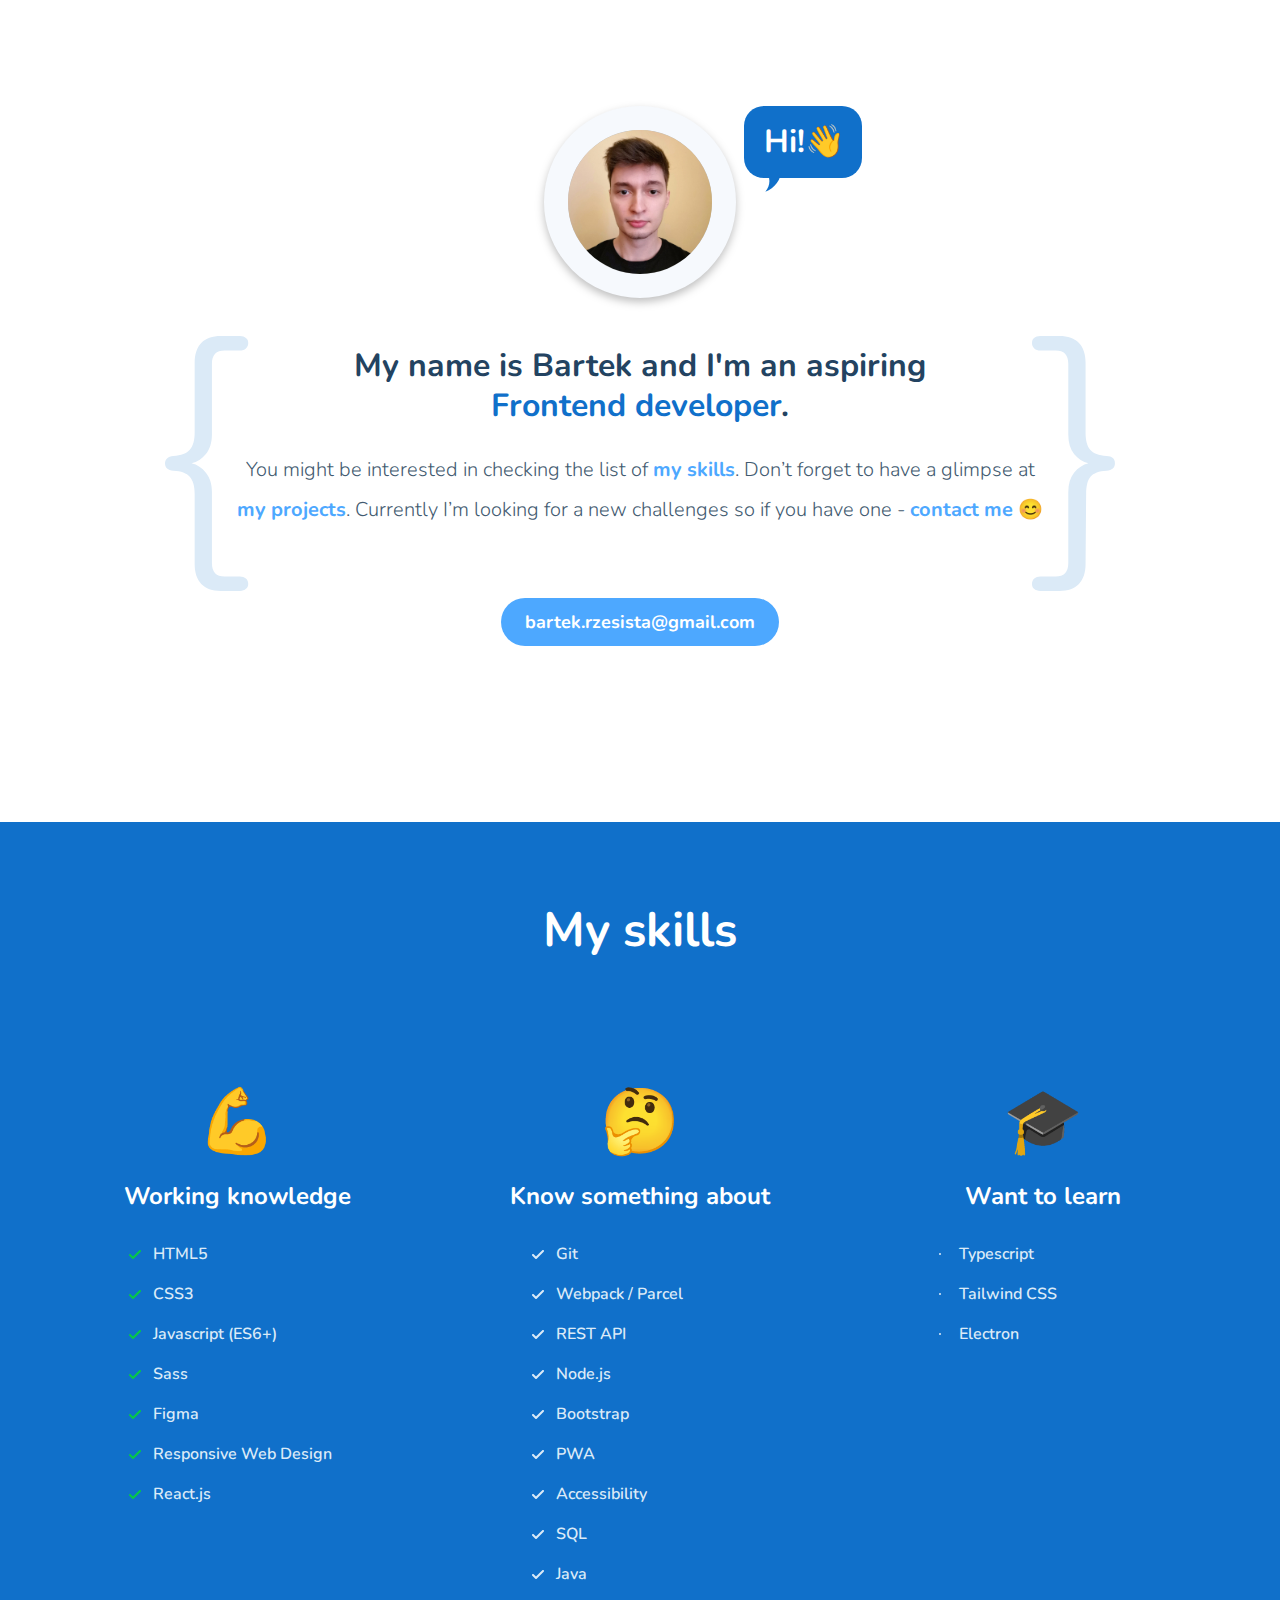
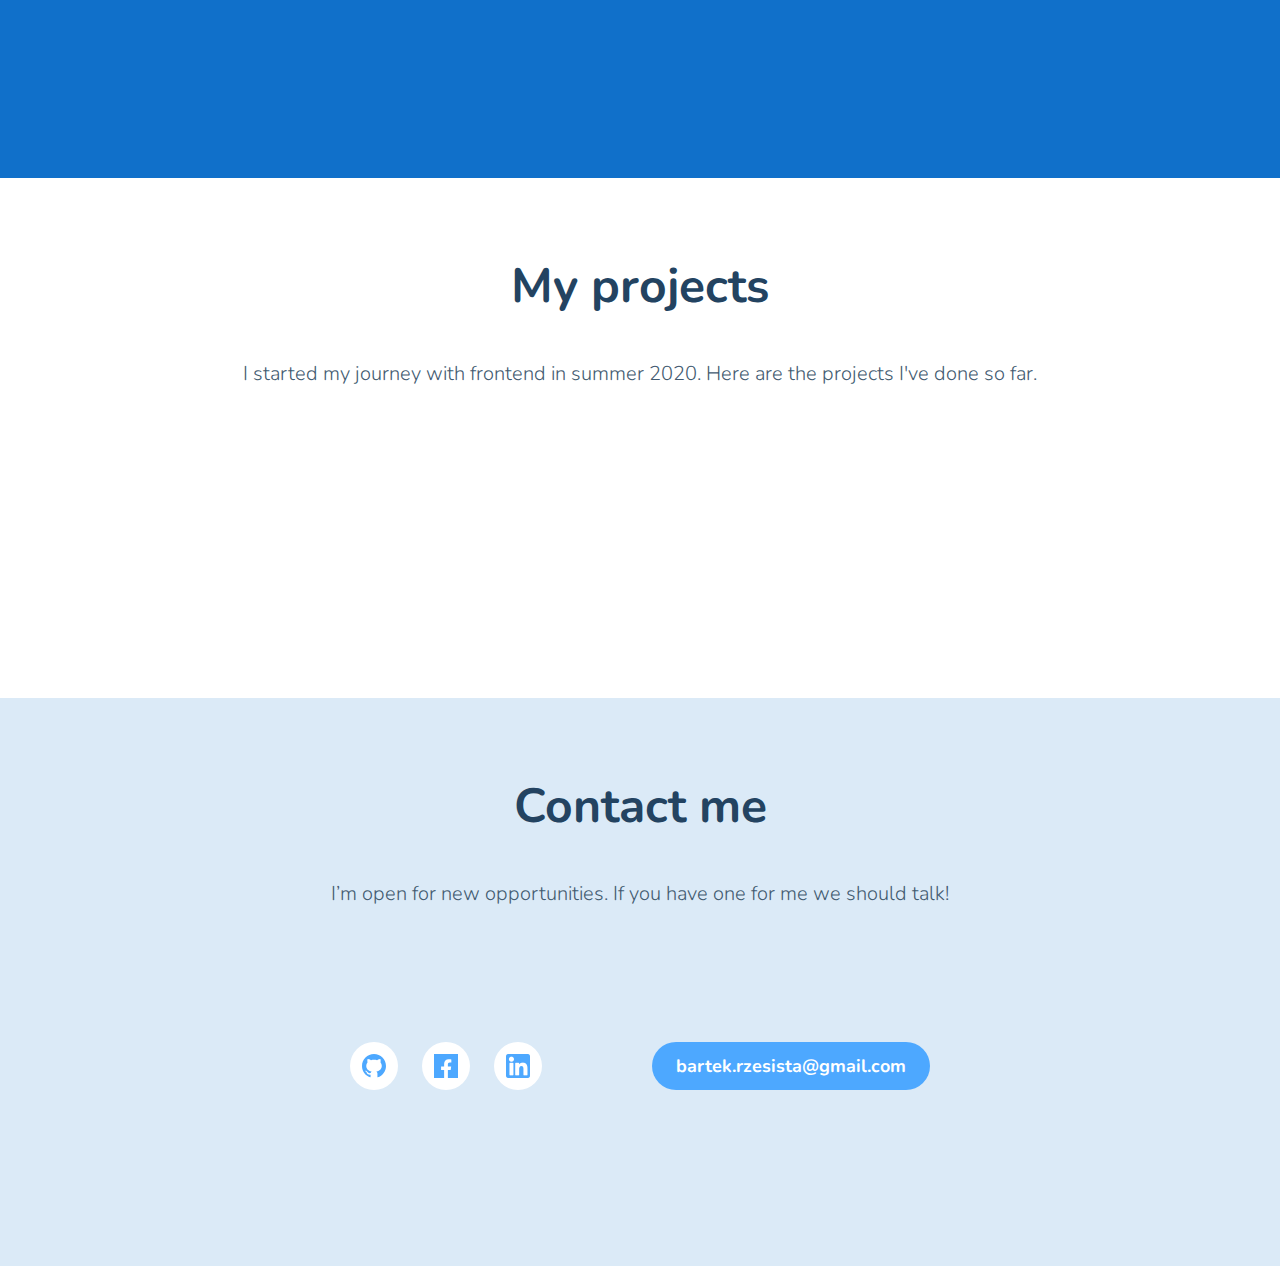
<file: index.html>
<!doctype html><html lang="en"><head><meta charset="UTF-8"/><meta name="viewport" content="width=device-width,initial-scale=1"/><title>My portfolio</title><meta name="description" content="My skills and projects"/><meta property="og:title" content="Bartłomiej Rzęsista - portfolio"/><meta property="og:type" content="website"/><meta property="og:description" content="My skills and projects"/><meta property="og:url" content="https://bartekrzesista.github.io/"/><meta property="og:image" content="https://bartekrzesista.github.io/og-image.png"/><link href="index.d4fb3bf5.css" rel="stylesheet"></head><body><main class="main"><section class="hero" id="hero"><div class="hero__img-container"><img class="hero__img" src="img/hero.14b3caa1.jpg" alt="Bartek's photo"/> <span class="hero__bubble"><span class="hero__hi">Hi! <span class="hero__hand">👋</span></span></span></div><h1 class="hero__header">My name is Bartek and I'm an aspiring <span class="hero__header-special">Frontend developer</span>.</h1><p class="hero__description">You might be interested in checking the list of <a class="hero__link" href="#skills">my skills</a>. Don’t forget to have a glimpse at <a class="hero__link" href="#projects">my projects</a>. Currently I’m looking for a new challenges so if you have one - <a class="hero__link" href="#contact">contact me</a> 😊</p><a href="mailto:bartek.rzesista@gmail.com" class="hero__contact">bartek.rzesista@gmail.com</a></section><section class="skills" id="skills"><h2 class="skills__header">My skills</h2><div class="skills__container"><article class="skills__segment"><span class="skills__emoji">💪</span><h3 class="skills__list-title">Working knowledge</h3><ul class="skills__list skills__list--working"><li class="skills__list-item">HTML5</li><li class="skills__list-item">CSS3</li><li class="skills__list-item">Javascript (ES6+)</li><li class="skills__list-item">Sass</li><li class="skills__list-item">Figma</li><li class="skills__list-item">Responsive Web Design</li><li class="skills__list-item">React.js</li></ul></article><article class="skills__segment"><span class="skills__emoji">🤔</span><h3 class="skills__list-title">Know something about</h3><ul class="skills__list skills__list--something"><li class="skills__list-item">Git</li><li class="skills__list-item">Webpack / Parcel</li><li class="skills__list-item">REST API</li><li class="skills__list-item">Node.js</li><li class="skills__list-item">Bootstrap</li><li class="skills__list-item">PWA</li><li class="skills__list-item">Accessibility</li><li class="skills__list-item">SQL</li><li class="skills__list-item">Java</li></ul></article><article class="skills__segment"><span class="skills__emoji">🎓</span><h3 class="skills__list-title">Want to learn</h3><ul class="skills__list skills__list--want"><li class="skills__list-item">Typescript</li><li class="skills__list-item">Tailwind CSS</li><li class="skills__list-item">Electron</li></ul></article></div></section><section class="projects" id="projects"><h2 class="projects__header">My projects</h2><p class="projects__description">I started my journey with frontend in summer 2020. Here are the projects I've done so far.</p><div class="projects__grid projects__grid--js"></div></section><section class="contact" id="contact"><h2 class="contact__header">Contact me</h2><p class="contact__description">I’m open for new opportunities. If you have one for me we should talk!</p><div class="contact__links"><div class="socials"><span class="socials__container"><a href="https://github.com/bartekrzesista" target="_blank" rel="noopener noreferrer"><img src="img/github-blue.d527165b.svg" class="socials__icon" alt="Bartłomiej's Github"/></a></span><span class="socials__container"><a href="https://www.facebook.com/bartek.rzesista/" target="_blank" rel="noopener noreferrer"><img src="img/fb.1e018c8b.svg" class="socials__icon" alt="Bartłomiej's Facebook"/></a></span><span class="socials__container"><a href="https://www.linkedin.com/in/bartlomiej-rzesista/" target="_blank" rel="noopener noreferrer"><img src="img/linkedin.b84b9a3b.png" class="socials__icon" alt="Bartłomiej's Linkedin"/></a></span></div><a href="mailto:bartek.rzesista@gmail.com" class="contact__mail">bartek.rzesista@gmail.com</a></div></section></main><script src="index.d4fb3bf5.js"></script></body></html>
</file>
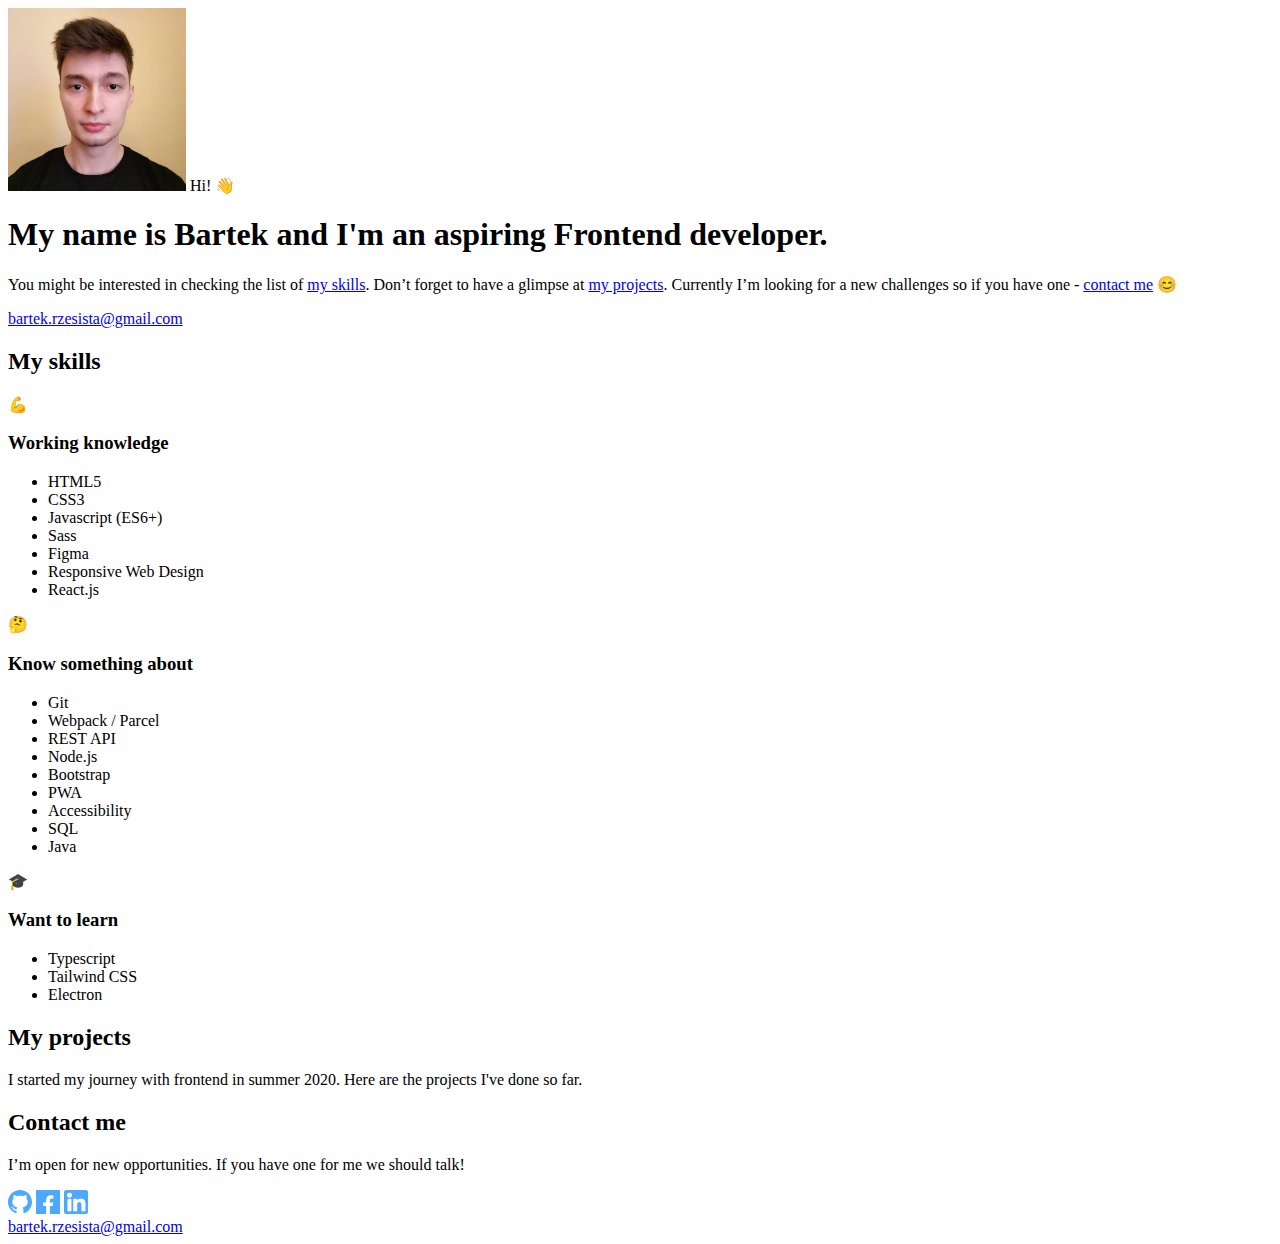
<file: src/pages/index.html>
<!DOCTYPE html>
<html lang="en">
  <head>
    <meta charset="UTF-8" />
    <meta name="viewport" content="width=device-width, initial-scale=1.0" />
    <title>My portfolio</title>
    <meta name="description" content="My skills and projects" />
    <meta property="og:title" content="Bartłomiej Rzęsista - portfolio" />
    <meta property="og:type" content="website" />
    <meta
      property="og:description"
      content="My skills and projects"
    />
    <meta property="og:url" content="https://bartekrzesista.github.io/" />
    <meta
      property="og:image"
      content="https://bartekrzesista.github.io/og-image.png"
    />
  </head>
  <body>
    <main class="main">
      <section class="hero" id="hero">
        <div class="hero__img-container">
          <img
            class="hero__img"
            src="../assets/img/hero.jpg"
            alt="Bartek's photo"
          />
          <span class="hero__bubble">
            <span class="hero__hi">Hi! <span class="hero__hand">👋</span></span>
          </span>
        </div>

        <h1 class="hero__header">
          My name is Bartek and I'm an aspiring
          <span class="hero__header-special">Frontend developer</span>.
        </h1>
        <p class="hero__description">
          You might be interested in checking the list of
          <a class="hero__link" href="#skills">my skills</a>. Don’t forget to
          have a glimpse at
          <a class="hero__link" href="#projects">my projects</a>. Currently I’m
          looking for a new challenges so if you have one -
          <a class="hero__link" href="#contact">contact me</a> 😊
        </p>

        <a href="mailto:bartek.rzesista@gmail.com" class="hero__contact"
          >bartek.rzesista@gmail.com</a
        >
      </section>
      <section class="skills" id="skills">
        <h2 class="skills__header">My skills</h2>
        <div class="skills__container">
          <article class="skills__segment">
            <span class="skills__emoji">💪</span>
            <h3 class="skills__list-title">Working knowledge</h3>
            <ul class="skills__list skills__list--working">
              <li class="skills__list-item">HTML5</li>
              <li class="skills__list-item">CSS3</li>
              <li class="skills__list-item">Javascript (ES6+)</li>
              <li class="skills__list-item">Sass</li>
              <li class="skills__list-item">Figma</li>
              <li class="skills__list-item">Responsive Web Design</li>
              <li class="skills__list-item">React.js</li>
            </ul>
          </article>
          <article class="skills__segment">
            <span class="skills__emoji">🤔</span>
            <h3 class="skills__list-title">Know something about</h3>
            <ul class="skills__list skills__list--something">
              <li class="skills__list-item">Git</li>
              <li class="skills__list-item">Webpack / Parcel</li>
              <li class="skills__list-item">REST API</li>
              <li class="skills__list-item">Node.js</li>
              <li class="skills__list-item">Bootstrap</li>
              <li class="skills__list-item">PWA</li>
              <li class="skills__list-item">Accessibility</li>
              <li class="skills__list-item">SQL</li>
              <li class="skills__list-item">Java</li>
            </ul>
          </article>
          <article class="skills__segment">
            <span class="skills__emoji">🎓</span>
            <h3 class="skills__list-title">Want to learn</h3>
            <ul class="skills__list skills__list--want">
              <li class="skills__list-item">Typescript</li>
              <li class="skills__list-item">Tailwind CSS</li>
              <li class="skills__list-item">Electron</li>
            </ul>
          </article>
        </div>
      </section>
      <section class="projects" id="projects">
        <h2 class="projects__header">My projects</h2>
        <p class="projects__description">
          I started my journey with frontend in summer 2020. Here are the
          projects I've done so far.
        </p>
        <div class="projects__grid projects__grid--js"></div>
      </section>
      <section class="contact" id="contact">
        <h2 class="contact__header">Contact me</h2>
        <p class="contact__description">
          I’m open for new opportunities. If you have one for me we should talk!
        </p>
        <div class="contact__links">
          <div class="socials">
            <span class="socials__container"
              ><a
                href="https://github.com/bartekrzesista"
                target="_blank"
                rel="noopener noreferrer"
                ><img
                  src="../assets/img/github-blue.svg"
                  class="socials__icon"
                  alt="Bartłomiej's Github" /></a
            ></span>
            <span class="socials__container"
              ><a
                href="https://www.facebook.com/bartek.rzesista/"
                target="_blank"
                rel="noopener noreferrer"
                ><img
                  src="../assets/img/fb.svg"
                  class="socials__icon"
                  alt="Bartłomiej's Facebook" /></a
            ></span>
            <span class="socials__container"
              ><a
                href="https://www.linkedin.com/in/bartlomiej-rzesista/"
                target="_blank"
                rel="noopener noreferrer"
                ><img
                  src="../assets/img/linkedin.png"
                  class="socials__icon"
                  alt="Bartłomiej's Linkedin" /></a
            ></span>
          </div>
          <a href="mailto:bartek.rzesista@gmail.com" class="contact__mail"
            >bartek.rzesista@gmail.com</a
          >
        </div>
      </section>
    </main>
  </body>
</html>
</file>
<file: index.d4fb3bf5.css>
@import url(https://fonts.googleapis.com/css2?family=Nunito:wght@300;400;600;700&display=swap);
/*! normalize.css v8.0.1 | MIT License | github.com/necolas/normalize.css */html{line-height:1.15;-webkit-text-size-adjust:100%}body{margin:0}main{display:block}h1{font-size:2em;margin:.67em 0}hr{box-sizing:content-box;height:0;overflow:visible}pre{font-family:monospace,monospace;font-size:1em}a{background-color:transparent}abbr[title]{border-bottom:none;text-decoration:underline;text-decoration:underline dotted}b,strong{font-weight:bolder}code,kbd,samp{font-family:monospace,monospace;font-size:1em}small{font-size:80%}sub,sup{font-size:75%;line-height:0;position:relative;vertical-align:baseline}sub{bottom:-.25em}sup{top:-.5em}img{border-style:none}button,input,optgroup,select,textarea{font-family:inherit;font-size:100%;line-height:1.15;margin:0}button,input{overflow:visible}button,select{text-transform:none}[type=button],[type=reset],[type=submit],button{-webkit-appearance:button}[type=button]::-moz-focus-inner,[type=reset]::-moz-focus-inner,[type=submit]::-moz-focus-inner,button::-moz-focus-inner{border-style:none;padding:0}[type=button]:-moz-focusring,[type=reset]:-moz-focusring,[type=submit]:-moz-focusring,button:-moz-focusring{outline:1px dotted ButtonText}fieldset{padding:.35em .75em .625em}legend{box-sizing:border-box;color:inherit;display:table;max-width:100%;padding:0;white-space:normal}progress{vertical-align:baseline}textarea{overflow:auto}[type=checkbox],[type=radio]{box-sizing:border-box;padding:0}[type=number]::-webkit-inner-spin-button,[type=number]::-webkit-outer-spin-button{height:auto}[type=search]{-webkit-appearance:textfield;outline-offset:-2px}[type=search]::-webkit-search-decoration{-webkit-appearance:none}::-webkit-file-upload-button{-webkit-appearance:button;font:inherit}details{display:block}summary{display:list-item}[hidden],template{display:none}.hero{padding:82px 16px 88px}.hero__img-container{width:212px;margin:0 auto;display:flex;justify-content:center}.hero__img{width:128px;height:128px;border:16px solid #f6f9fd;border-radius:50%;-webkit-filter:drop-shadow(0 4px 4px rgba(0,0,0,.25));filter:drop-shadow(0 4px 4px rgba(0,0,0,.25))}.hero__bubble{display:none}.hero__header{color:#234361;font-size:26px;font-weight:700;line-height:32px;text-align:center;margin:24px 0 0}.hero__header-special{color:#1070ca}.hero__description{color:#425a70;font-weight:300;font-size:16px;line-height:32px;text-align:center;margin:16px 0 0}.hero__link{color:#4da8ff}.hero__contact,.hero__link{font-weight:700;text-decoration:none}.hero__contact{display:block;width:278px;height:48px;background-color:#4da8ff;color:#fff;font-size:18px;line-height:40px;text-align:center;padding:4px 24px;border-radius:64px;margin:48px auto 0}@media(min-width:768px){.hero{max-width:768px;margin:0 auto}}@media(min-width:960px){.hero{padding:106px 16px 176px;max-width:840px}.hero__img-container{position:relative}.hero__img{width:192px;height:192px;border:24px solid #f6f9fd}.hero__bubble{display:block;width:118px;height:72px;padding:16px 20px;background-color:#1070ca;color:#fff;font-size:32px;line-height:40px;font-weight:700;border-radius:20px;position:absolute;left:210px}.hero__bubble:after{content:url(img/speech-cloud.13333786.svg)}.hero__hi{display:flex}@-webkit-keyframes wave{0%{transform:rotate(-10deg)}50%{transform:rotate(30deg)}to{transform:rotate(-10deg)}}@keyframes wave{0%{transform:rotate(-10deg)}50%{transform:rotate(30deg)}to{transform:rotate(-10deg)}}.hero__hand{-webkit-animation:wave 1.5s ease-in-out infinite;animation:wave 1.5s ease-in-out infinite;font-weight:100}.hero__header{font-size:32px;line-height:40px;max-width:700px;margin:48px auto 0;position:relative}.hero__header:before{content:url(img/left-brace.e24c2ca0.svg);position:absolute;top:-10px;left:-125px}.hero__header:after{content:url(img/right-brace.767db10b.svg);position:absolute;top:-10px;right:-125px}.hero__description{font-size:20px;line-height:40px;margin:24px 0 0}.hero__contact{margin:68px auto 0}}.skills{padding:64px 16px 88px;background-color:#1070ca;color:#fff}.skills__header{color:#fff;text-align:center;font-weight:700;font-size:36px;line-height:48px;margin:0}.skills__segment{display:flex;flex-direction:column;align-items:center;margin-top:64px}.skills__emoji{font-size:64px;line-height:72px}.skills__list-title{font-weight:700;font-size:24px;line-height:44px;margin:16px 0 0}.skills__list{color:#dbeaf7;font-weight:600;font-size:16px;line-height:24px;width:264px;list-style-type:none;padding:0;margin:24px 0 0}.skills__list-item{background-repeat:no-repeat;background-position:0 50%;padding-left:24px;margin-bottom:16px}.skills__list--working li{background-image:url(img/green-tick.7747dc29.svg)}.skills__list--something li{background-image:url(img/blue-light-tick.a397d03e.svg)}.skills__list--want li{background-image:url(img/bullet.d9076678.svg);background-position:2% 50%}@media(min-width:960px){.skills{padding:80px 16px 176px}.skills__header{font-size:48px;line-height:56px}.skills__container{display:grid;grid-template-columns:1fr 1fr 1fr;grid-gap:24px;max-width:1184px;margin:0 auto}.skills__segment{margin-top:128px}.skills__list-item{margin:0 0 16px 24px}}.projects{padding:64px 16px 88px}.projects__header{color:#234361;text-align:center;font-weight:700;font-size:36px;line-height:48px;margin:0}.projects__description{color:#425a70;font-weight:300;font-size:16px;line-height:32px;text-align:center;margin:32px 0 0}.projects__grid{margin:46px auto 0;max-width:500px;display:grid;grid-template-columns:1fr;grid-gap:24px}.repo{background-color:#212528;width:100%;min-height:320px;overflow:hidden}.repo,.repo__top{border-radius:16px}.repo__top{padding:16px;background-color:#1e1e1e;display:flex;justify-content:flex-start}.repo__top-circle{background-color:#464a4d;width:8px;height:8px;border-radius:50%;display:inline-block;margin-right:8px;padding:0}.repo__content{padding:24px 16px}.repo__list{margin:24px 0;list-style:none;padding:0}.repo__list-item{font-size:13px;line-height:24px;display:grid;grid-template-columns:102px 1fr;grid-gap:4px;margin-bottom:8px}.repo__list-description{margin-bottom:24px}.repo__label{color:#808082;display:inline-block;text-align:end}.repo__value-name{color:#fff;font-weight:700}.repo__value-description{color:#a3a3a3;display:inline-block}.repo__value-link{color:#808082}.repo__value-link a{color:#14b5d0}@media(min-width:768px){.projects__grid{max-width:100%;grid-template-columns:1fr 1fr}}@media(min-width:960px){.projects{padding:80px 32px 176px}.projects__header{font-size:48px;line-height:56px}.projects__description{font-size:20px;line-height:40px;margin:40px 0 0}.projects__grid{max-width:1184px;margin-top:128px}.repo__content{padding:20px 48px 34px}.repo__list-item{font-size:16px}}.contact{padding:64px 16px 88px;background-color:#dbeaf7}.contact__header{color:#234361;text-align:center;font-weight:700;font-size:36px;line-height:48px;margin:0}.contact__description{color:#425a70;font-weight:300;font-size:16px;line-height:32px;text-align:center;margin:32px 0 0}.contact__links{margin-top:56px}.contact__mail{display:block;width:278px;height:48px;background-color:#4da8ff;color:#fff;font-size:18px;font-weight:700;line-height:40px;text-decoration:none;text-align:center;padding:4px 24px;border-radius:64px;margin:64px auto 0}.socials{display:flex;justify-content:center}.socials__container{background-color:#fff;width:48px;height:48px;display:inline-block;border-radius:50%;margin-right:24px}.socials__container:last-of-type{margin:0}.socials__icon{transform:translate(50%,50%)}@media(min-width:960px){.contact{padding:80px 32px 176px}.contact__header{font-size:48px;line-height:56px}.contact__description{font-size:20px;line-height:40px;margin:40px 0 0}.contact__links{margin:128px auto 0;width:580px;display:flex;justify-content:space-between}.contact__mail{margin:0 0 0 110px}}html{box-sizing:border-box;scroll-behavior:smooth}*,:after,:before{box-sizing:inherit}body{font-family:Nunito,sans-serif;color:#425a70}
</file>
